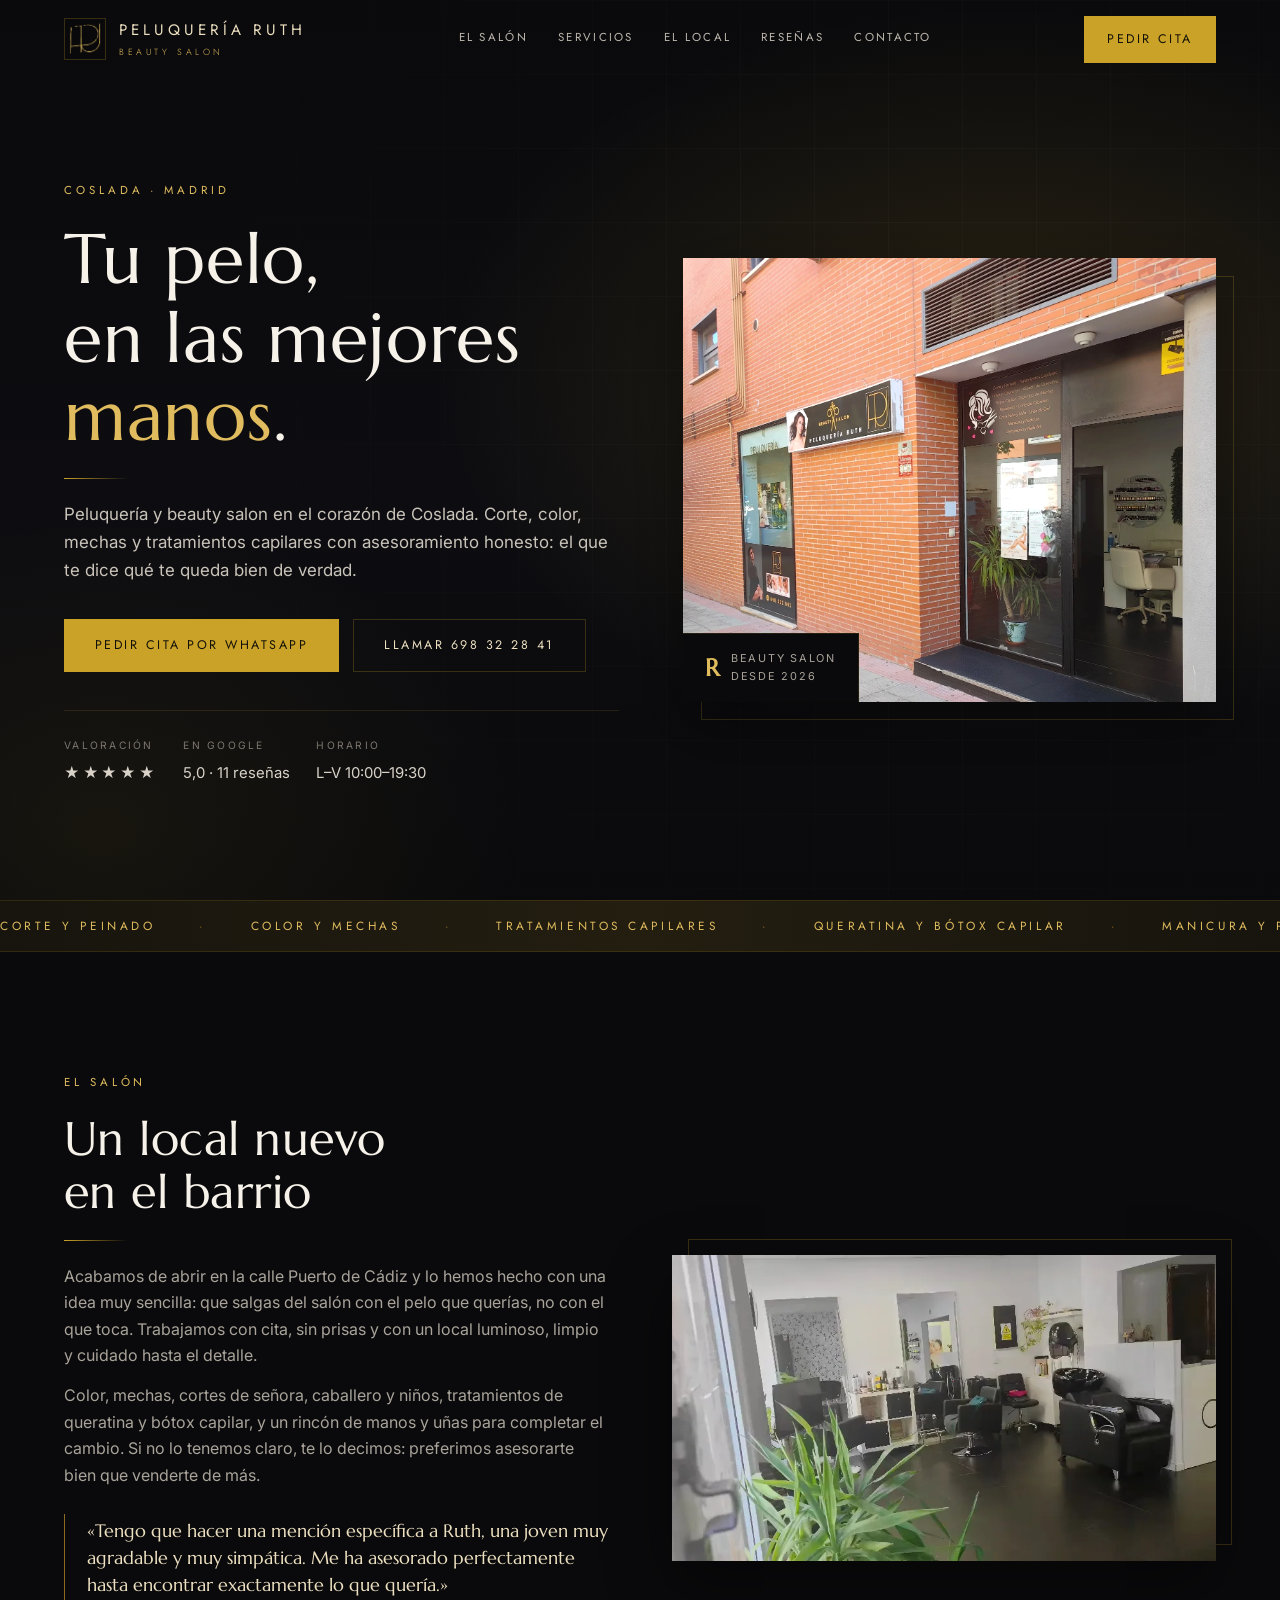
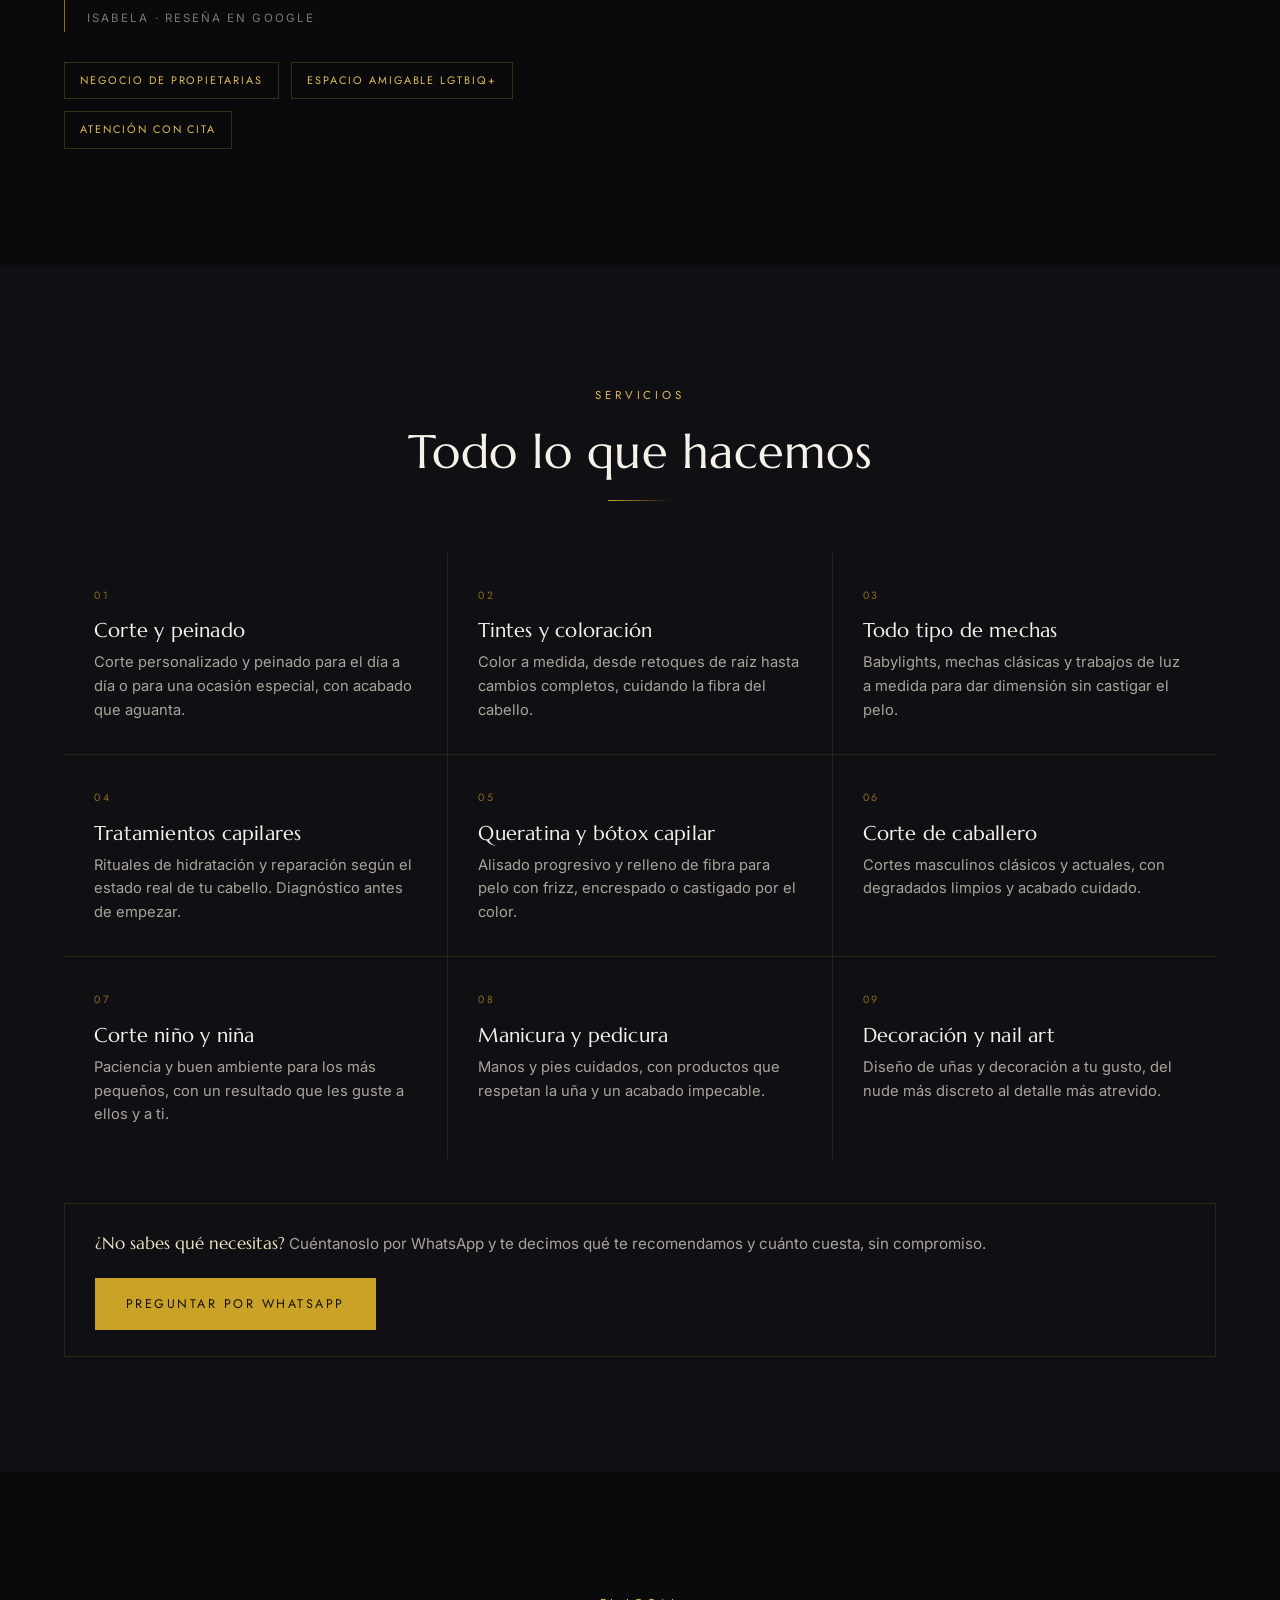
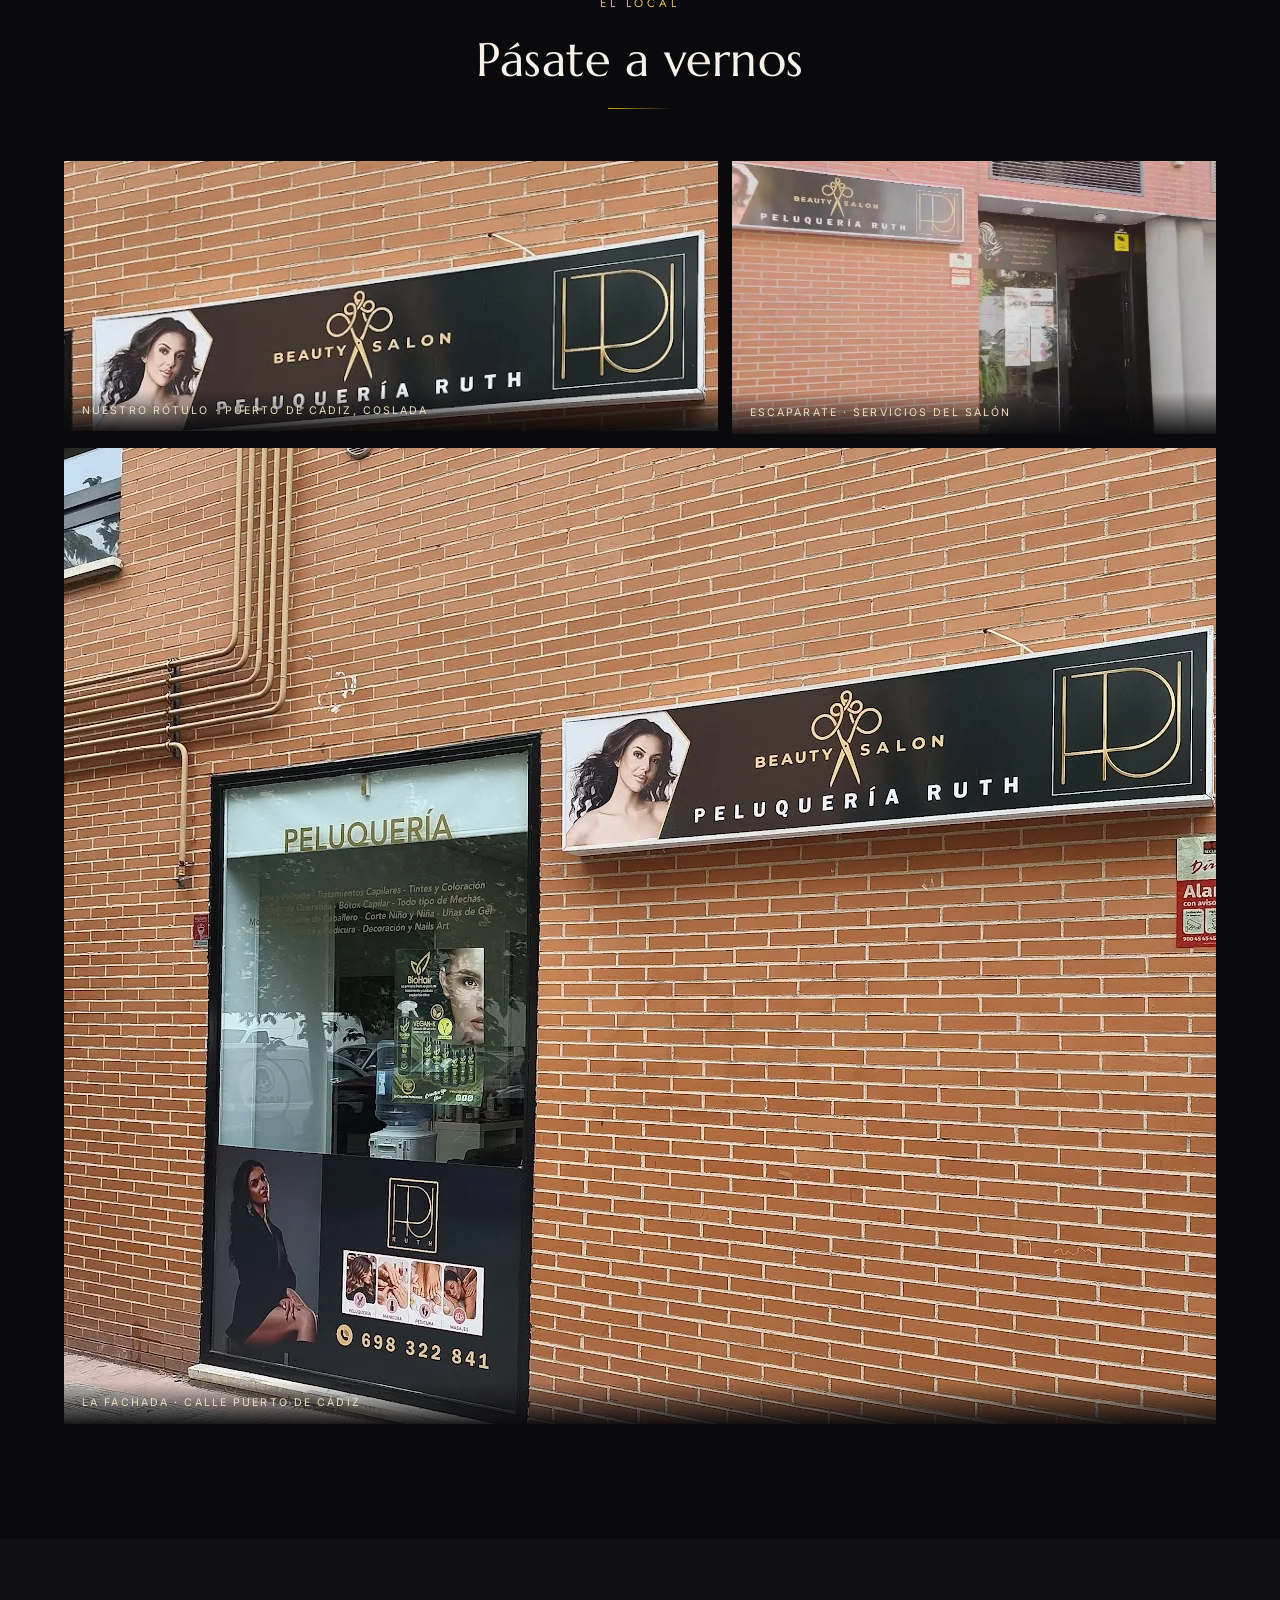
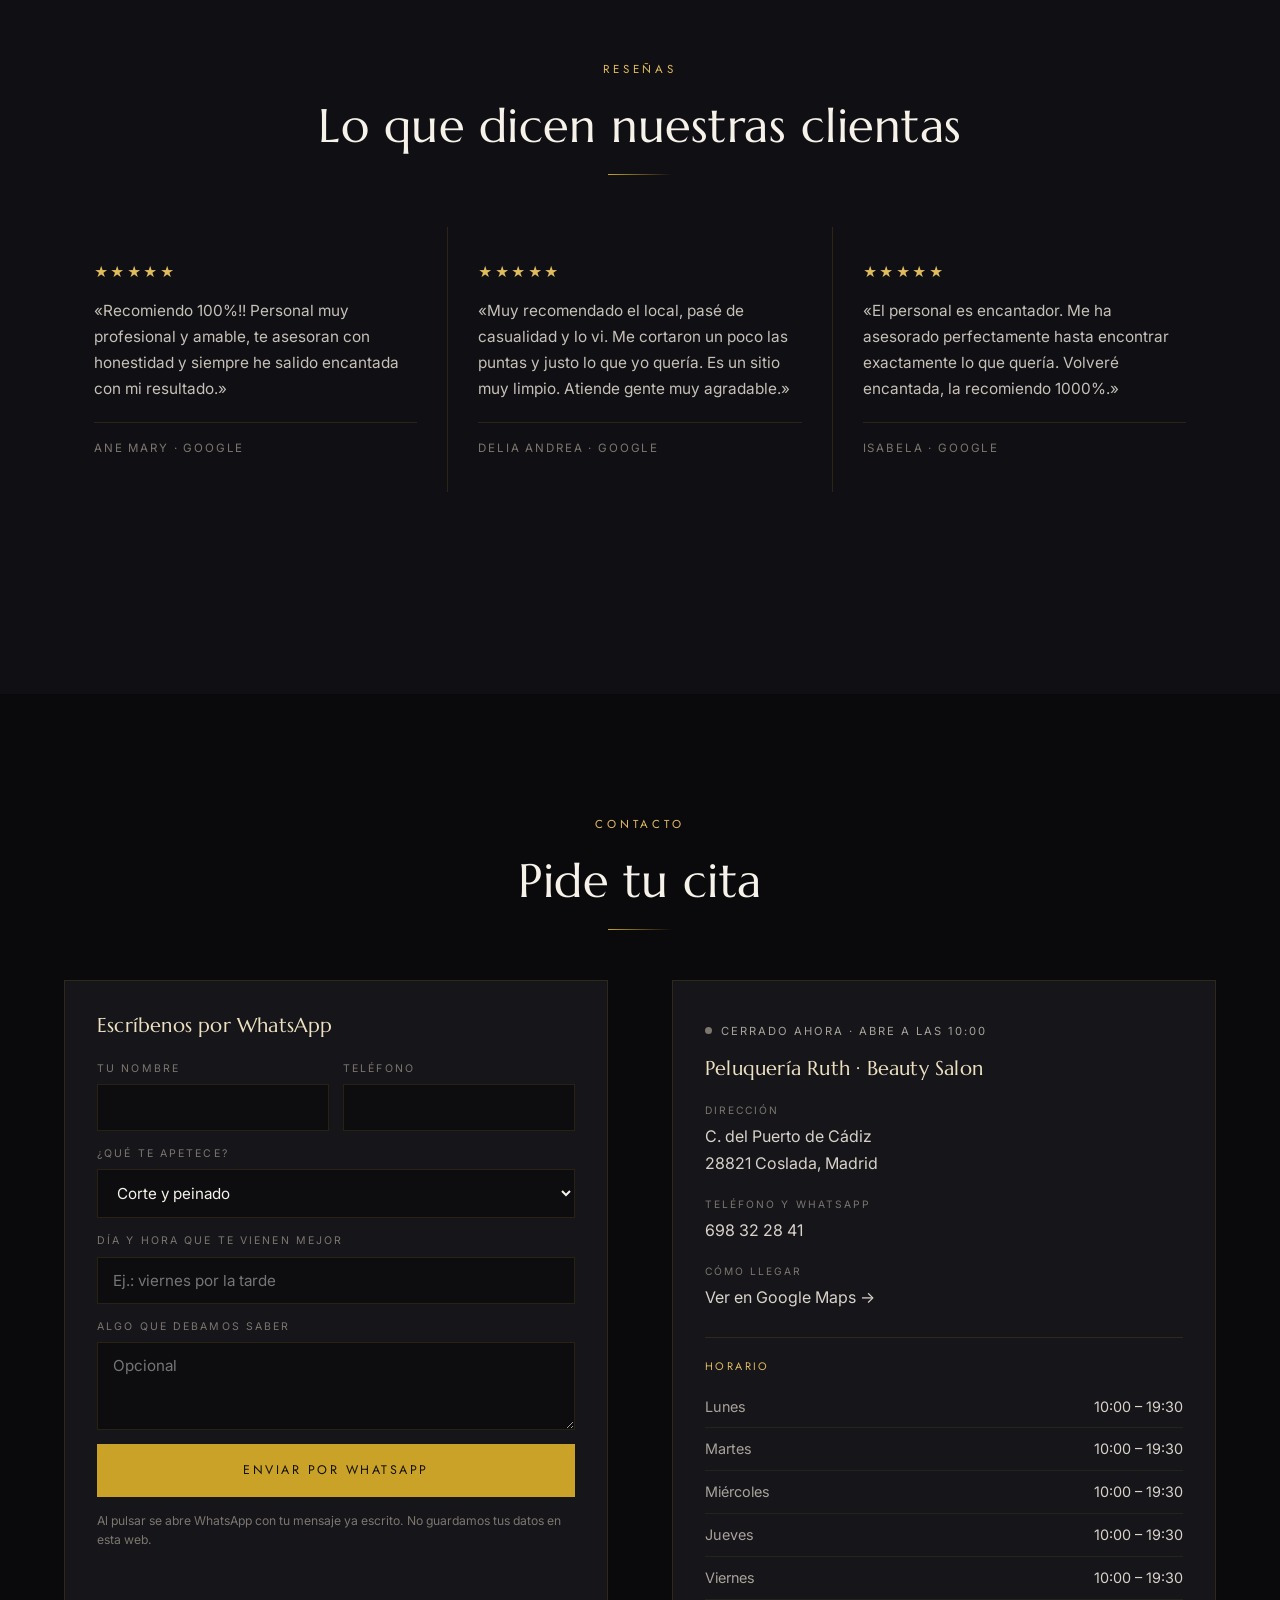
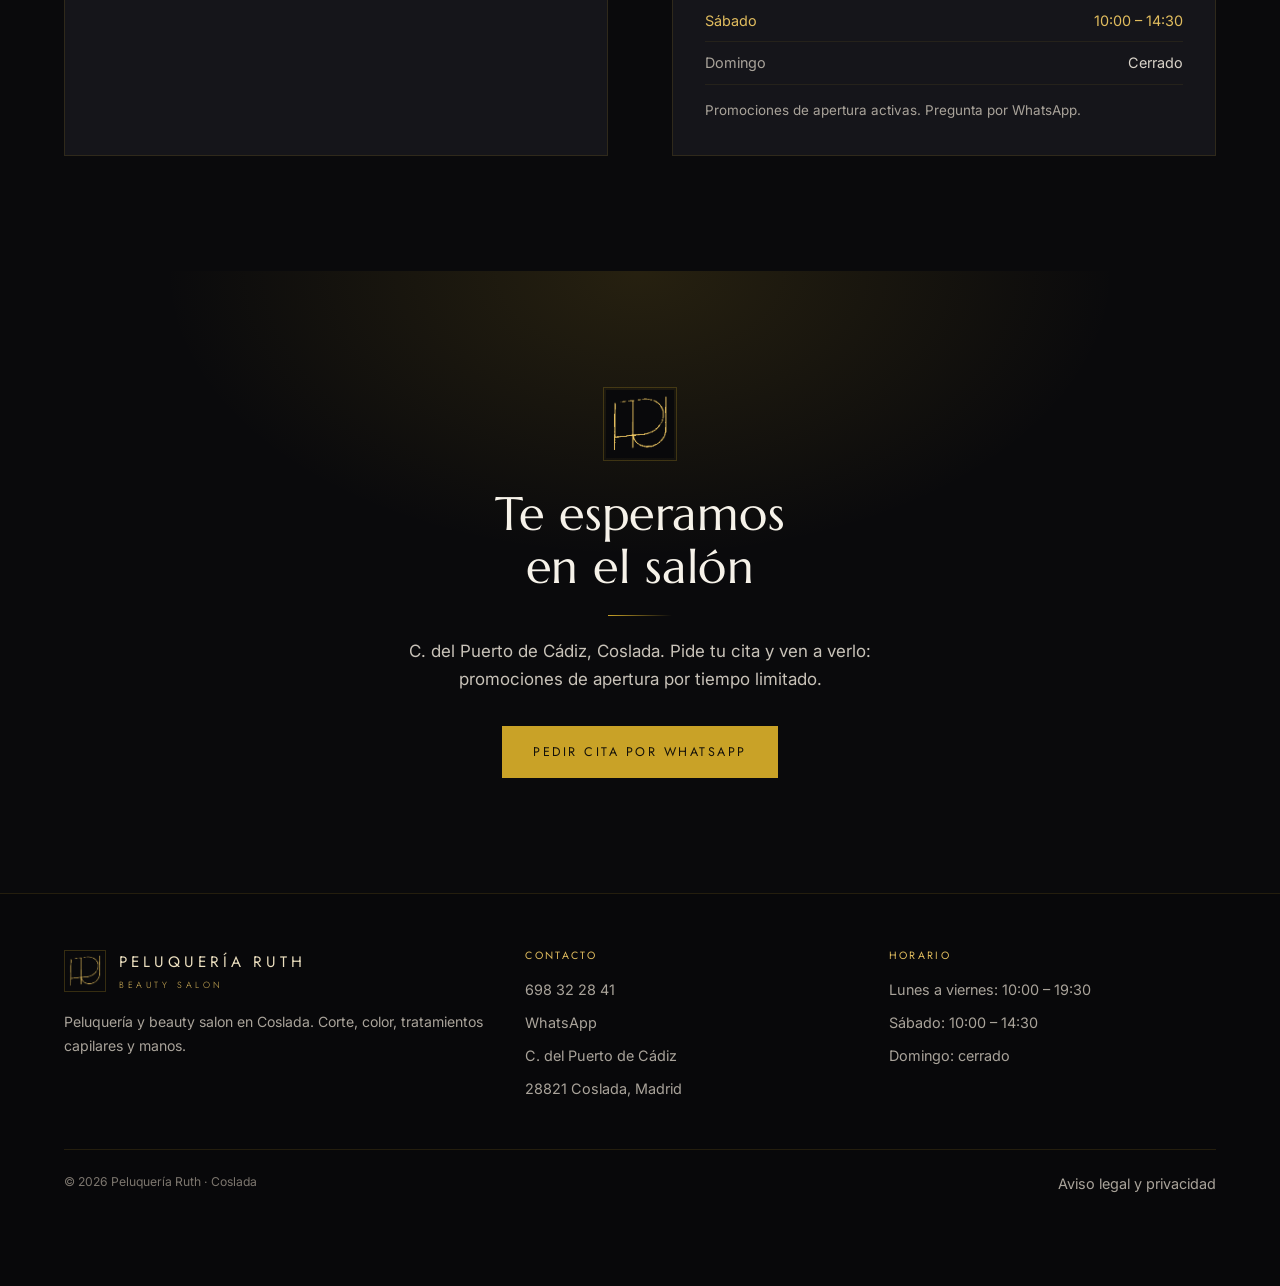
<file: index.html>
<!DOCTYPE html>
<html lang="es">
<head>
<meta charset="utf-8">
<meta name="viewport" content="width=device-width, initial-scale=1">
<title>Peluquería Ruth · Beauty Salon en Coslada</title>
<meta name="description" content="Peluquería Ruth, Beauty Salon en Coslada (C. del Puerto de Cádiz). Corte y peinado, color, mechas, tratamientos capilares, queratina, bótox capilar, manicura y pedicura. Pide tu cita por WhatsApp.">
<meta name="theme-color" content="#0A0A0C">
<meta property="og:type" content="website">
<meta property="og:title" content="Peluquería Ruth · Beauty Salon en Coslada">
<meta property="og:description" content="Corte, color y tratamientos capilares en Coslada. 5,0 en Google. Pide tu cita por WhatsApp.">
<meta property="og:image" content="https://neolabs-clientes.github.io/peluqueria-ruth/og.jpg">
<meta property="og:locale" content="es_ES">
<link rel="icon" href="assets/img/mono.png">
<link rel="preconnect" href="https://fonts.googleapis.com">
<link rel="preconnect" href="https://fonts.gstatic.com" crossorigin>
<link href="https://fonts.googleapis.com/css2?family=Marcellus&family=Jost:wght@300;400&family=Inter:wght@300;400;500&display=swap" rel="stylesheet">
<link rel="stylesheet" href="assets/estilo.css">
<script type="application/ld+json">
{
  "@context":"https://schema.org",
  "@type":"HairSalon",
  "name":"Peluquería Ruth",
  "description":"Beauty salon en Coslada: corte y peinado, color y mechas, tratamientos capilares, queratina, bótox capilar, manicura y pedicura.",
  "image":"https://neolabs-clientes.github.io/peluqueria-ruth/assets/img/hero.webp",
  "telephone":"+34698322841",
  "address":{"@type":"PostalAddress","streetAddress":"C. del Puerto de Cádiz","postalCode":"28821","addressLocality":"Coslada","addressRegion":"Madrid","addressCountry":"ES"},
  "currenciesAccepted":"EUR",
  "aggregateRating":{"@type":"AggregateRating","ratingValue":"5","reviewCount":"11"},
  "openingHoursSpecification":[
    {"@type":"OpeningHoursSpecification","dayOfWeek":["Monday","Tuesday","Wednesday","Thursday","Friday"],"opens":"10:00","closes":"19:30"},
    {"@type":"OpeningHoursSpecification","dayOfWeek":"Saturday","opens":"10:00","closes":"14:30"}
  ]
}
</script>
</head>
<body>

<header id="cab">
  <div class="wrap nav">
    <a class="marca" href="#hero" aria-label="Peluquería Ruth, inicio">
      <span class="sello"><img src="assets/img/mono.png" alt="Monograma Peluquería Ruth"></span>
      <span>
        <b>Peluquería Ruth</b>
        <i>Beauty Salon</i>
      </span>
    </a>
    <nav class="menu">
      <a href="#salon">El salón</a>
      <a href="#servicios">Servicios</a>
      <a href="#galeria">El local</a>
      <a href="#resenas">Reseñas</a>
      <a href="#contacto">Contacto</a>
    </nav>
    <a class="btn btn-oro" href="https://wa.me/34698322841?text=Hola%2C%20quiero%20pedir%20cita%20en%20Peluquer%C3%ADa%20Ruth" target="_blank" rel="noopener">Pedir cita</a>
  </div>
</header>

<main>

  <!-- ============ HERO ============ -->
  <section id="hero">
    <div class="wrap hero-grid">
      <div>
        <span class="eyebrow">Coslada · Madrid</span>
        <h1>Tu pelo,<br>en las mejores<br><span class="oro">manos</span>.</h1>
        <div class="filo"></div>
        <p class="lead">Peluquería y beauty salon en el corazón de Coslada. Corte, color, mechas y tratamientos capilares con asesoramiento honesto: el que te dice qué te queda bien de verdad.</p>

        <div class="hero-cta">
          <a class="btn btn-oro" href="https://wa.me/34698322841?text=Hola%2C%20quiero%20pedir%20cita%20en%20Peluquer%C3%ADa%20Ruth" target="_blank" rel="noopener">Pedir cita por WhatsApp</a>
          <a class="btn btn-linea" href="tel:+34698322841">Llamar 698 32 28 41</a>
        </div>

        <div class="hero-datos">
          <div><span>Valoración</span><b class="estrellas">★★★★★</b></div>
          <div><span>En Google</span><b>5,0 · 11 reseñas</b></div>
          <div><span>Horario</span><b>L–V 10:00–19:30</b></div>
        </div>
      </div>

      <figure class="hero-foto">
        <span class="marco"></span>
        <img src="assets/img/hero.webp" alt="Fachada completa de Peluquería Ruth en la calle Puerto de Cádiz, Coslada" width="1520" height="1267" fetchpriority="high">
        <figcaption class="pico">
          <b>R</b>
          <span>Beauty Salon<br>desde 2026</span>
        </figcaption>
      </figure>
    </div>
  </section>

  <!-- ============ MARQUESINA ============ -->
  <div class="marquesina" aria-hidden="true">
    <div class="cinta">
      <span>Corte y peinado</span><span>Color y mechas</span><span>Tratamientos capilares</span><span>Queratina y bótox capilar</span><span>Manicura y pedicura</span><span>Promociones de apertura</span>
      <span>Corte y peinado</span><span>Color y mechas</span><span>Tratamientos capilares</span><span>Queratina y bótox capilar</span><span>Manicura y pedicura</span><span>Promociones de apertura</span>
    </div>
  </div>

  <!-- ============ EL SALÓN ============ -->
  <section id="salon" class="sec">
    <div class="wrap dos">
      <div class="rev">
        <span class="eyebrow">El salón</span>
        <h2>Un local nuevo<br>en el barrio</h2>
        <div class="filo"></div>
        <p>Acabamos de abrir en la calle Puerto de Cádiz y lo hemos hecho con una idea muy sencilla: que salgas del salón con el pelo que querías, no con el que toca. Trabajamos con cita, sin prisas y con un local luminoso, limpio y cuidado hasta el detalle.</p>
        <p style="margin-top:14px">Color, mechas, cortes de señora, caballero y niños, tratamientos de queratina y bótox capilar, y un rincón de manos y uñas para completar el cambio. Si no lo tenemos claro, te lo decimos: preferimos asesorarte bien que venderte de más.</p>

        <blockquote class="cita">
          «Tengo que hacer una mención específica a Ruth, una joven muy agradable y muy simpática. Me ha asesorado perfectamente hasta encontrar exactamente lo que quería.»
          <small>Isabela · reseña en Google</small>
        </blockquote>

        <div class="sellos">
          <span class="sello-tag">Negocio de propietarias</span>
          <span class="sello-tag">Espacio amigable LGTBIQ+</span>
          <span class="sello-tag">Atención con cita</span>
        </div>
      </div>

      <figure class="foto rev">
        <span class="borde"></span>
        <img src="assets/img/interior.webp" alt="Interior del salón de Peluquería Ruth en Coslada" width="848" height="478" loading="lazy">
      </figure>
    </div>
  </section>

  <!-- ============ SERVICIOS ============ -->
  <section id="servicios" class="sec">
    <div class="wrap">
      <div class="centro rev">
        <span class="eyebrow">Servicios</span>
        <h2>Todo lo que hacemos</h2>
        <div class="filo c"></div>
      </div>

      <div class="rejilla rev">
        <article class="tarjeta">
          <span class="num">01</span>
          <h3>Corte y peinado</h3>
          <p>Corte personalizado y peinado para el día a día o para una ocasión especial, con acabado que aguanta.</p>
        </article>
        <article class="tarjeta">
          <span class="num">02</span>
          <h3>Tintes y coloración</h3>
          <p>Color a medida, desde retoques de raíz hasta cambios completos, cuidando la fibra del cabello.</p>
        </article>
        <article class="tarjeta">
          <span class="num">03</span>
          <h3>Todo tipo de mechas</h3>
          <p>Babylights, mechas clásicas y trabajos de luz a medida para dar dimensión sin castigar el pelo.</p>
        </article>
        <article class="tarjeta">
          <span class="num">04</span>
          <h3>Tratamientos capilares</h3>
          <p>Rituales de hidratación y reparación según el estado real de tu cabello. Diagnóstico antes de empezar.</p>
        </article>
        <article class="tarjeta">
          <span class="num">05</span>
          <h3>Queratina y bótox capilar</h3>
          <p>Alisado progresivo y relleno de fibra para pelo con frizz, encrespado o castigado por el color.</p>
        </article>
        <article class="tarjeta">
          <span class="num">06</span>
          <h3>Corte de caballero</h3>
          <p>Cortes masculinos clásicos y actuales, con degradados limpios y acabado cuidado.</p>
        </article>
        <article class="tarjeta">
          <span class="num">07</span>
          <h3>Corte niño y niña</h3>
          <p>Paciencia y buen ambiente para los más pequeños, con un resultado que les guste a ellos y a ti.</p>
        </article>
        <article class="tarjeta">
          <span class="num">08</span>
          <h3>Manicura y pedicura</h3>
          <p>Manos y pies cuidados, con productos que respetan la uña y un acabado impecable.</p>
        </article>
        <article class="tarjeta">
          <span class="num">09</span>
          <h3>Decoración y nail art</h3>
          <p>Diseño de uñas y decoración a tu gusto, del nude más discreto al detalle más atrevido.</p>
        </article>
      </div>

      <div class="nota-serv rev">
        <p><span class="hl">¿No sabes qué necesitas?</span> Cuéntanoslo por WhatsApp y te decimos qué te recomendamos y cuánto cuesta, sin compromiso.</p>
        <a class="btn btn-oro" href="https://wa.me/34698322841?text=Hola%2C%20quiero%20informaci%C3%B3n%20sobre%20un%20servicio" target="_blank" rel="noopener">Preguntar por WhatsApp</a>
      </div>
    </div>
  </section>

  <!-- ============ GALERÍA ============ -->
  <section id="galeria" class="sec">
    <div class="wrap">
      <div class="centro rev">
        <span class="eyebrow">El local</span>
        <h2>Pásate a vernos</h2>
        <div class="filo c"></div>
      </div>

      <div class="gal rev">
        <figure class="una rot">
          <img src="assets/img/rotulo.webp" alt="Rótulo de Peluquería Ruth con el monograma dorado" width="696" height="288" loading="lazy">
          <figcaption>Nuestro rótulo · Puerto de Cádiz, Coslada</figcaption>
        </figure>
        <figure class="una esc">
          <img src="assets/img/rotulo-detalle.webp" alt="Detalle del escaparate de Peluquería Ruth" width="848" height="478" loading="lazy">
          <figcaption>Escaparate · servicios del salón</figcaption>
        </figure>
        <figure class="dos2 ancho">
          <img src="assets/img/fachada.webp" alt="Fachada de Peluquería Ruth vista desde la calle" width="1152" height="976" loading="lazy">
          <figcaption>La fachada · calle Puerto de Cádiz</figcaption>
        </figure>
      </div>
    </div>
  </section>

  <!-- ============ RESEÑAS ============ -->
  <section id="resenas" class="sec">
    <div class="wrap">
      <div class="centro rev">
        <span class="eyebrow">Reseñas</span>
        <h2>Lo que dicen nuestras clientas</h2>
        <div class="filo c"></div>
      </div>

      <div class="res rev">
        <article>
          <div class="estrellas">★★★★★</div>
          <p>«Recomiendo 100%!! Personal muy profesional y amable, te asesoran con honestidad y siempre he salido encantada con mi resultado.»</p>
          <footer>Ane Mary · Google</footer>
        </article>
        <article>
          <div class="estrellas">★★★★★</div>
          <p>«Muy recomendado el local, pasé de casualidad y lo vi. Me cortaron un poco las puntas y justo lo que yo quería. Es un sitio muy limpio. Atiende gente muy agradable.»</p>
          <footer>Delia Andrea · Google</footer>
        </article>
        <article>
          <div class="estrellas">★★★★★</div>
          <p>«El personal es encantador. Me ha asesorado perfectamente hasta encontrar exactamente lo que quería. Volveré encantada, la recomiendo 1000%.»</p>
          <footer>Isabela · Google</footer>
        </article>
      </div>

      <div class="punt rev">
        <b>5,0</b><span>11 reseñas verificadas en Google Maps<br>Coslada, Madrid</span>
      </div>
    </div>
  </section>

  <!-- ============ CONTACTO ============ -->
  <section id="contacto" class="sec">
    <div class="wrap">
      <div class="centro rev">
        <span class="eyebrow">Contacto</span>
        <h2>Pide tu cita</h2>
        <div class="filo c"></div>
      </div>

      <div class="cont">
        <div class="bloque rev">
          <h3>Escríbenos por WhatsApp</h3>
          <form id="form-cita">
            <div class="fila2">
              <div class="campo">
                <label for="f-nombre">Tu nombre</label>
                <input id="f-nombre" name="nombre" type="text" autocomplete="name" required>
              </div>
              <div class="campo">
                <label for="f-tel">Teléfono</label>
                <input id="f-tel" name="tel" type="tel" autocomplete="tel" inputmode="tel" required>
              </div>
            </div>
            <div class="campo">
              <label for="f-serv">¿Qué te apetece?</label>
              <select id="f-serv" name="servicio">
                <option>Corte y peinado</option>
                <option>Tintes y coloración</option>
                <option>Todo tipo de mechas</option>
                <option>Tratamientos capilares</option>
                <option>Queratina y bótox capilar</option>
                <option>Corte de caballero</option>
                <option>Corte niño y niña</option>
                <option>Manicura y pedicura</option>
                <option>Decoración y nail art</option>
                <option>Otro / no lo tengo claro</option>
              </select>
            </div>
            <div class="campo">
              <label for="f-dia">Día y hora que te vienen mejor</label>
              <input id="f-dia" name="dia" type="text" placeholder="Ej.: viernes por la tarde">
            </div>
            <div class="campo">
              <label for="f-msg">Algo que debamos saber</label>
              <textarea id="f-msg" name="mensaje" placeholder="Opcional"></textarea>
            </div>
            <button class="btn btn-oro" type="submit">Enviar por WhatsApp</button>
            <p class="aviso-form">Al pulsar se abre WhatsApp con tu mensaje ya escrito. No guardamos tus datos en esta web.</p>
          </form>
        </div>

        <div class="bloque rev">
          <span class="estado" id="estado"><i></i> <span id="estado-txt">Consultando horario</span></span>
          <h3>Peluquería Ruth · Beauty Salon</h3>
          <ul class="datos-lista">
            <li>
              <span>Dirección</span>
              <b>C. del Puerto de Cádiz<br>28821 Coslada, Madrid</b>
            </li>
            <li>
              <span>Teléfono y WhatsApp</span>
              <a href="tel:+34698322841">698 32 28 41</a>
            </li>
            <li>
              <span>Cómo llegar</span>
              <a href="https://www.google.com/maps/search/?api=1&query=Peluquer%C3%ADa+Ruth+Coslada" target="_blank" rel="noopener">Ver en Google Maps &#8594;</a>
            </li>
          </ul>

          <div class="horario">
            <h4>Horario</h4>
            <table>
              <tr data-dia="1"><td>Lunes</td><td>10:00 – 19:30</td></tr>
              <tr data-dia="2"><td>Martes</td><td>10:00 – 19:30</td></tr>
              <tr data-dia="3"><td>Miércoles</td><td>10:00 – 19:30</td></tr>
              <tr data-dia="4"><td>Jueves</td><td>10:00 – 19:30</td></tr>
              <tr data-dia="5"><td>Viernes</td><td>10:00 – 19:30</td></tr>
              <tr data-dia="6"><td>Sábado</td><td>10:00 – 14:30</td></tr>
              <tr data-dia="0"><td>Domingo</td><td>Cerrado</td></tr>
            </table>
            <p style="margin-top:14px; font-size:.84rem">Promociones de apertura activas. Pregunta por WhatsApp.</p>
          </div>
        </div>
      </div>
    </div>
  </section>

  <!-- ============ CIERRE ============ -->
  <section id="cierre" class="sec">
    <div class="wrap interior rev">
      <span class="sello-g"><img src="assets/img/mono.png" alt="Monograma Peluquería Ruth"></span>
      <h2>Te esperamos<br>en el salón</h2>
      <div class="filo c"></div>
      <p class="lead" style="max-width:560px; margin:0 auto 32px">C. del Puerto de Cádiz, Coslada. Pide tu cita y ven a verlo: promociones de apertura por tiempo limitado.</p>
      <a class="btn btn-oro" href="https://wa.me/34698322841?text=Hola%2C%20quiero%20pedir%20cita%20en%20Peluquer%C3%ADa%20Ruth" target="_blank" rel="noopener">Pedir cita por WhatsApp</a>
    </div>
  </section>

</main>

<footer class="pie">
  <div class="wrap pie-grid">
    <div>
      <a class="marca" href="#hero">
        <span class="sello"><img src="assets/img/mono.png" alt="Monograma Peluquería Ruth"></span>
        <span><b>Peluquería Ruth</b><i>Beauty Salon</i></span>
      </a>
      <p style="margin-top:18px; font-size:.88rem">Peluquería y beauty salon en Coslada. Corte, color, tratamientos capilares y manos.</p>
    </div>
    <div>
      <h4>Contacto</h4>
      <ul>
        <li><a href="tel:+34698322841">698 32 28 41</a></li>
        <li><a href="https://wa.me/34698322841" target="_blank" rel="noopener">WhatsApp</a></li>
        <li>C. del Puerto de Cádiz</li>
        <li>28821 Coslada, Madrid</li>
      </ul>
    </div>
    <div>
      <h4>Horario</h4>
      <ul>
        <li>Lunes a viernes: 10:00 – 19:30</li>
        <li>Sábado: 10:00 – 14:30</li>
        <li>Domingo: cerrado</li>
      </ul>
    </div>
  </div>
  <div class="wrap pie-abajo">
    <span>© <span id="ano">2026</span> Peluquería Ruth · Coslada</span>
    <span><a href="aviso-legal.html">Aviso legal y privacidad</a></span>
  </div>
</footer>

<nav class="barra-movil">
  <a href="https://wa.me/34698322841?text=Hola%2C%20quiero%20pedir%20cita%20en%20Peluquer%C3%ADa%20Ruth" target="_blank" rel="noopener">WhatsApp</a>
  <a href="tel:+34698322841">Llamar</a>
</nav>

<script>
(function(){
  'use strict';

  /* año */
  var ano = document.getElementById('ano');
  if (ano) ano.textContent = new Date().getFullYear();

  /* cabecera fija */
  var cab = document.getElementById('cab');
  function scrollCab(){ cab.classList.toggle('fijo', window.scrollY > 40); }
  scrollCab();
  window.addEventListener('scroll', scrollCab, {passive:true});

  /* aparición de bloques */
  var bloques = document.querySelectorAll('.rev');
  if ('IntersectionObserver' in window){
    var io = new IntersectionObserver(function(entradas){
      entradas.forEach(function(e){
        if (e.isIntersecting){ e.target.classList.add('visto'); io.unobserve(e.target); }
      });
    }, {threshold:.12, rootMargin:'0px 0px -60px 0px'});
    bloques.forEach(function(b, i){ b.style.transitionDelay = (i % 3) * 90 + 'ms'; io.observe(b); });
  } else {
    bloques.forEach(function(b){ b.classList.add('visto'); });
  }

  /* horario real: L-V 10:00-19:30 · Sáb 10:00-14:30 · Dom cerrado */
  var HORAS = {
    0:null,
    1:['10:00','19:30'], 2:['10:00','19:30'], 3:['10:00','19:30'],
    4:['10:00','19:30'], 5:['10:00','19:30'], 6:['10:00','14:30']
  };
  var ahora = new Date();
  var dia = ahora.getDay();
  var fila = document.querySelector('.horario tr[data-dia="' + dia + '"]');
  if (fila) fila.classList.add('hoy');

  var estado = document.getElementById('estado');
  var estadoTxt = document.getElementById('estado-txt');
  function minutos(hhmm){ var p = hhmm.split(':'); return (+p[0]) * 60 + (+p[1]); }
  function aTexto(m){ var h = Math.floor(m/60), mm = m%60; return h + ':' + (mm < 10 ? '0' + mm : mm); }
  var hoy = HORAS[dia];
  var actual = ahora.getHours() * 60 + ahora.getMinutes();
  if (!hoy){
    estadoTxt.textContent = 'Hoy cerrado · abre el lunes a las 10:00';
  } else if (actual < minutos(hoy[0])){
    estadoTxt.textContent = 'Cerrado ahora · abre a las ' + hoy[0];
  } else if (actual >= minutos(hoy[1])){
    estadoTxt.textContent = 'Cerrado ahora · hemos cerrado a las ' + hoy[1];
  } else {
    estado.classList.add('abierto');
    estadoTxt.textContent = 'Abierto ahora · hasta las ' + hoy[1];
  }

  /* formulario -> WhatsApp */
  var form = document.getElementById('form-cita');
  if (form){
    form.addEventListener('submit', function(ev){
      ev.preventDefault();
      var v = function(id){ var el = document.getElementById(id); return el ? el.value.trim() : ''; };
      var nombre = v('f-nombre'), tel = v('f-tel'), serv = v('f-serv'), dia2 = v('f-dia'), msg = v('f-msg');
      if (!nombre || !tel){
        alert('Necesitamos tu nombre y un teléfono para poder contestarte.');
        return;
      }
      var texto = 'Hola, quiero pedir cita en Peluquería Ruth.\n\n'
        + 'Nombre: ' + nombre + '\n'
        + 'Teléfono: ' + tel + '\n'
        + 'Servicio: ' + serv
        + (dia2 ? '\nPreferencia: ' + dia2 : '')
        + (msg ? '\nNota: ' + msg : '');
      window.open('https://wa.me/34698322841?text=' + encodeURIComponent(texto), '_blank');
    });
  }
})();
</script>
</body>
</html>
</file>
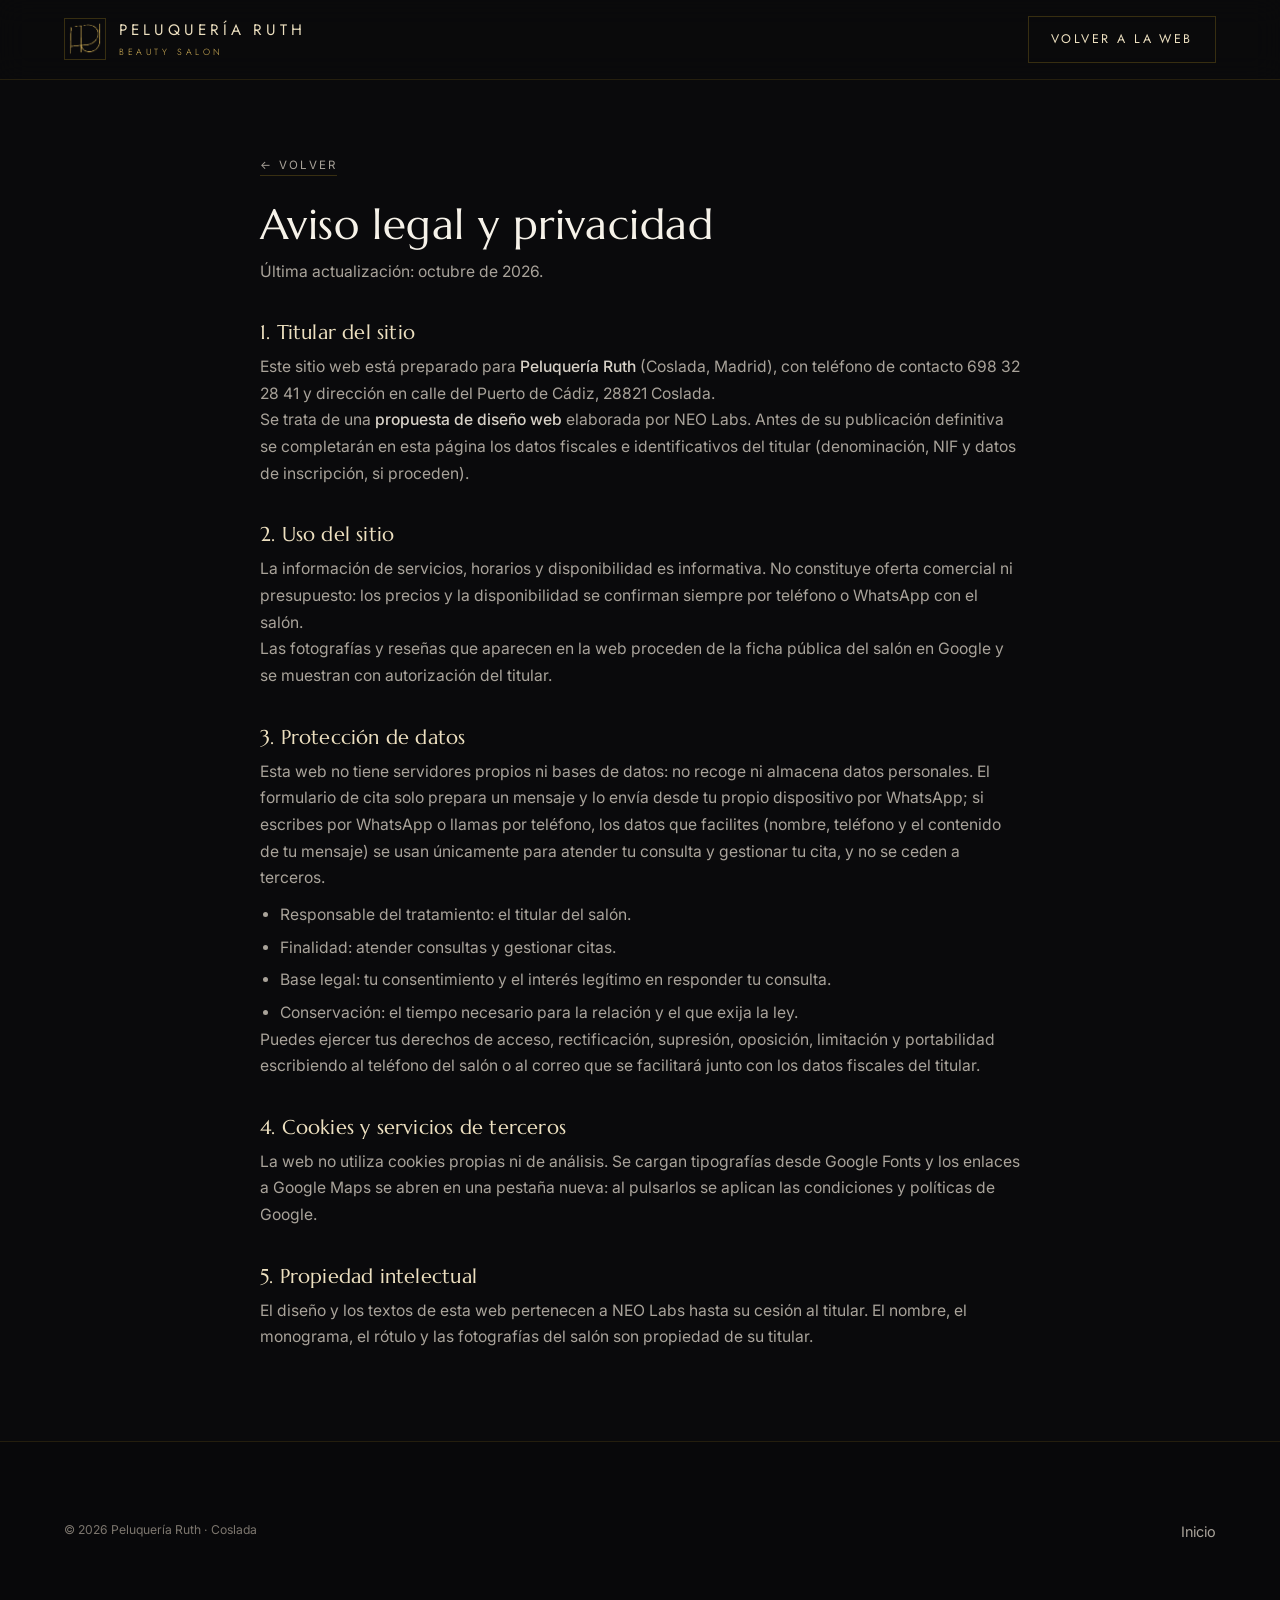
<file: aviso-legal.html>
<!DOCTYPE html>
<html lang="es">
<head>
<meta charset="utf-8">
<meta name="viewport" content="width=device-width, initial-scale=1">
<title>Aviso legal y privacidad — Peluquería Ruth</title>
<meta name="robots" content="noindex, follow">
<link rel="icon" href="assets/img/mono.png">
<link rel="preconnect" href="https://fonts.googleapis.com">
<link rel="preconnect" href="https://fonts.gstatic.com" crossorigin>
<link href="https://fonts.googleapis.com/css2?family=Marcellus&family=Jost:wght@300;400&family=Inter:wght@300;400;500&display=swap" rel="stylesheet">
<link rel="stylesheet" href="assets/estilo.css">
<style>
  .legal{ max-width:760px; margin:0 auto; padding:150px 0 90px }
  .legal h1{ font-size:clamp(1.9rem,3.4vw,2.6rem); margin-bottom:10px }
  .legal h2{ font-size:1.28rem; margin:36px 0 10px; color:var(--champan) }
  .legal p, .legal li{ font-size:.98rem; line-height:1.7; color:var(--gris) }
  .legal ul{ padding-left:20px; display:grid; gap:6px; margin-top:10px }
  .legal strong{ color:#D8D2C8; font-weight:500 }
  .legal a{ color:var(--oro2); border-bottom:1px solid var(--linea) }
  .legal .volver{ display:inline-block; margin-bottom:26px; font-size:.72rem; letter-spacing:.2em; text-transform:uppercase; color:var(--gris) }
</style>
</head>
<body>

<header id="cab" class="fijo">
  <div class="wrap nav">
    <a class="marca" href="index.html">
      <span class="sello"><img src="assets/img/mono.png" alt="Monograma Peluquería Ruth"></span>
      <span><b>Peluquería Ruth</b><i>Beauty Salon</i></span>
    </a>
    <a class="btn btn-linea" href="index.html">Volver a la web</a>
  </div>
</header>

<main class="wrap legal">
  <a class="volver" href="index.html">&#8592; Volver</a>
  <h1>Aviso legal y privacidad</h1>
  <p>Última actualización: octubre de 2026.</p>

  <h2>1. Titular del sitio</h2>
  <p>Este sitio web está preparado para <strong>Peluquería Ruth</strong> (Coslada, Madrid), con teléfono de contacto 698 32 28 41 y dirección en calle del Puerto de Cádiz, 28821 Coslada.</p>
  <p>Se trata de una <strong>propuesta de diseño web</strong> elaborada por NEO Labs. Antes de su publicación definitiva se completarán en esta página los datos fiscales e identificativos del titular (denominación, NIF y datos de inscripción, si proceden).</p>

  <h2>2. Uso del sitio</h2>
  <p>La información de servicios, horarios y disponibilidad es informativa. No constituye oferta comercial ni presupuesto: los precios y la disponibilidad se confirman siempre por teléfono o WhatsApp con el salón.</p>
  <p>Las fotografías y reseñas que aparecen en la web proceden de la ficha pública del salón en Google y se muestran con autorización del titular.</p>

  <h2>3. Protección de datos</h2>
  <p>Esta web no tiene servidores propios ni bases de datos: no recoge ni almacena datos personales. El formulario de cita solo prepara un mensaje y lo envía desde tu propio dispositivo por WhatsApp; si escribes por WhatsApp o llamas por teléfono, los datos que facilites (nombre, teléfono y el contenido de tu mensaje) se usan únicamente para atender tu consulta y gestionar tu cita, y no se ceden a terceros.</p>
  <ul>
    <li>Responsable del tratamiento: el titular del salón.</li>
    <li>Finalidad: atender consultas y gestionar citas.</li>
    <li>Base legal: tu consentimiento y el interés legítimo en responder tu consulta.</li>
    <li>Conservación: el tiempo necesario para la relación y el que exija la ley.</li>
  </ul>
  <p>Puedes ejercer tus derechos de acceso, rectificación, supresión, oposición, limitación y portabilidad escribiendo al teléfono del salón o al correo que se facilitará junto con los datos fiscales del titular.</p>

  <h2>4. Cookies y servicios de terceros</h2>
  <p>La web no utiliza cookies propias ni de análisis. Se cargan tipografías desde Google Fonts y los enlaces a Google Maps se abren en una pestaña nueva: al pulsarlos se aplican las condiciones y políticas de Google.</p>

  <h2>5. Propiedad intelectual</h2>
  <p>El diseño y los textos de esta web pertenecen a NEO Labs hasta su cesión al titular. El nombre, el monograma, el rótulo y las fotografías del salón son propiedad de su titular.</p>
</main>

<footer class="pie">
  <div class="wrap pie-abajo" style="border-top:0; margin-top:0">
    <span>© <span id="ano">2026</span> Peluquería Ruth · Coslada</span>
    <span><a href="index.html">Inicio</a></span>
  </div>
</footer>
<script>document.getElementById('ano').textContent = new Date().getFullYear();</script>
</body>
</html>
</file>
<file: assets/estilo.css>
/* =========================================================
   Peluquería Ruth · Coslada — Beauty Salon
   Paleta tomada del rótulo real del local: negro + oro
   ========================================================= */
:root{
  --negro:#0A0A0C;
  --negro2:#101014;
  --panel:#15151A;
  --panel2:#1B1B22;
  --oro:#C9A227;
  --oro2:#E0BC5E;
  --oro3:#8C6B1F;
  --champan:#EDE0C0;
  --crema:#F6F2E9;
  --gris:#A9A39A;
  --gris2:#7C766E;
  --linea:rgba(201,162,39,.24);
  --linea-s:rgba(201,162,39,.14);
  --disp:'Marcellus', Georgia, 'Times New Roman', serif;
  --brand:'Jost', 'Inter', system-ui, sans-serif;
  --body:'Inter', system-ui, -apple-system, sans-serif;
  --sombra:0 24px 60px rgba(0,0,0,.45);
}
*{ box-sizing:border-box; margin:0; padding:0 }
html{ scroll-behavior:smooth }
body{
  font-family:var(--body);
  background:var(--negro);
  color:var(--crema);
  -webkit-font-smoothing:antialiased;
  overflow-x:hidden;
  line-height:1.65;
}
/* height:auto anula la pista de presentación del atributo height del HTML,
   que si no fija la altura de la foto y la recorta (object-fit) */
img{ max-width:100%; height:auto; display:block }
a{ text-decoration:none; color:inherit }
button{ font:inherit }

.wrap{ width:min(1180px, 90vw); margin:0 auto }
.sec{ padding:clamp(74px,9vw,130px) 0; position:relative }
.centro{ text-align:center }

/* ---------- tipografía ---------- */
h1,h2,h3,h4{ font-family:var(--disp); font-weight:400; line-height:1.12; letter-spacing:.01em }
h1{ font-size:clamp(2.5rem,5.6vw,4.4rem) }
h2{ font-size:clamp(2rem,3.7vw,3.05rem) }
h3{ font-size:1.24rem }
p{ color:var(--gris) }
.eyebrow{
  display:inline-block; font-family:var(--brand); font-weight:400;
  font-size:.72rem; letter-spacing:.34em; text-transform:uppercase;
  color:var(--oro2); margin-bottom:20px;
}
.oro{ color:var(--oro2) }
.lead{ font-size:1.06rem; color:#C9C3B9 }
.hl{ font-family:var(--disp); color:var(--champan); font-size:1.06rem }

/* filigrana */
.filo{ width:64px; height:1px; background:linear-gradient(90deg,var(--oro),transparent); margin:22px 0 }
.filo.c{ margin-left:auto; margin-right:auto }

/* ---------- botones ---------- */
.btn{
  display:inline-flex; align-items:center; gap:10px; justify-content:center;
  font-family:var(--brand); font-size:.78rem; letter-spacing:.2em; text-transform:uppercase;
  padding:15px 30px; border:1px solid transparent; cursor:pointer;
  transition:all .35s cubic-bezier(.2,.7,.3,1); white-space:nowrap;
}
.btn-oro{ background:var(--oro); color:#14110A; border-color:var(--oro) }
.btn-oro:hover{ background:var(--oro2); border-color:var(--oro2); transform:translateY(-2px) }
.btn-linea{ border-color:var(--linea); color:var(--champan) }
.btn-linea:hover{ background:rgba(201,162,39,.12); border-color:var(--oro) }

/* ---------- cabecera ---------- */
#cab{
  position:fixed; inset:0 0 auto; z-index:120;
  transition:background .4s, backdrop-filter .4s, border-color .4s;
  border-bottom:1px solid transparent;
}
#cab.fijo{
  background:rgba(10,10,12,.9);
  backdrop-filter:blur(14px);
  border-bottom-color:var(--linea-s);
}
.nav{ display:flex; align-items:center; justify-content:space-between; gap:22px; padding:16px 0 }
.marca{ display:flex; align-items:center; gap:13px }
.marca .sello{
  width:42px; height:42px; flex:0 0 42px;
  border:1px solid var(--linea);
  padding:1px;
}
.marca .sello img{ width:100%; height:100%; object-fit:cover }
.marca b{
  display:block; font-family:var(--brand); font-weight:400;
  font-size:.95rem; letter-spacing:.26em; color:var(--champan); text-transform:uppercase;
}
.marca i{
  display:block; font-style:normal; font-family:var(--brand); font-weight:300;
  font-size:.56rem; letter-spacing:.4em; color:var(--oro2); text-transform:uppercase; margin-top:2px;
}
.menu{ display:flex; gap:30px; align-items:center }
.menu a{
  font-family:var(--brand); font-size:.72rem; letter-spacing:.2em; text-transform:uppercase;
  color:#BDB7AE; transition:color .3s; position:relative; padding-bottom:3px;
}
.menu a::after{
  content:''; position:absolute; left:0; bottom:0; height:1px; width:0;
  background:var(--oro); transition:width .35s;
}
.menu a:hover{ color:var(--champan) }
.menu a:hover::after{ width:100% }
.nav .btn{ padding:12px 22px }

/* ---------- hero ---------- */
#hero{
  min-height:100svh; display:flex; align-items:center; padding:130px 0 70px;
  position:relative; overflow:hidden;
}
#hero::before{
  content:''; position:absolute; inset:0;
  background:
    radial-gradient(900px 600px at 78% 42%, rgba(201,162,39,.16), transparent 62%),
    radial-gradient(700px 520px at 8% 92%, rgba(201,162,39,.07), transparent 60%),
    linear-gradient(180deg,#0A0A0C 0%,#0D0D11 55%,#0A0A0C 100%);
}
#hero::after{
  content:''; position:absolute; inset:0; opacity:.05; pointer-events:none;
  background-image:linear-gradient(rgba(255,255,255,.5) 1px, transparent 1px),
                   linear-gradient(90deg, rgba(255,255,255,.5) 1px, transparent 1px);
  background-size:74px 74px;
  mask-image:radial-gradient(circle at 70% 40%, #000 10%, transparent 72%);
  -webkit-mask-image:radial-gradient(circle at 70% 40%, #000 10%, transparent 72%);
}
.hero-grid{
  position:relative; z-index:2; display:grid; grid-template-columns:1.02fr .98fr;
  gap:clamp(32px,5vw,74px); align-items:center;
}
.hero-foto{ position:relative }
.hero-foto .marco{
  position:absolute; inset:18px -18px -18px 18px; border:1px solid var(--linea); z-index:-1;
}
.hero-foto img{
  width:100%; aspect-ratio:1520/1267; object-fit:cover; filter:saturate(.92) contrast(1.04);
  box-shadow:var(--sombra);
}
.hero-foto .pico{
  position:absolute; left:0; bottom:0; background:var(--negro);
  border-top:1px solid var(--linea-s); border-right:1px solid var(--linea-s);
  padding:16px 22px; display:flex; align-items:center; gap:12px;
}
.hero-foto .pico b{ font-family:var(--disp); font-size:1.5rem; color:var(--oro2); line-height:1 }
.hero-foto .pico span{ font-size:.68rem; letter-spacing:.16em; text-transform:uppercase; color:var(--gris) }
.hero-cta{ display:flex; flex-wrap:wrap; gap:14px; margin-top:34px }
.hero-datos{
  display:flex; flex-wrap:wrap; gap:26px; margin-top:38px;
  padding-top:26px; border-top:1px solid var(--linea-s);
}
.hero-datos div span{
  display:block; font-size:.64rem; letter-spacing:.22em; text-transform:uppercase;
  color:var(--gris2); margin-bottom:5px;
}
.hero-datos div b{ font-family:var(--body); font-weight:400; font-size:.93rem; color:#D8D2C8 }
.estrellas{ color:var(--oro2); letter-spacing:.18em; font-size:.86rem }

/* ---------- marquesina ---------- */
.marquesina{
  border-top:1px solid var(--linea-s); border-bottom:1px solid var(--linea-s);
  background:linear-gradient(90deg, rgba(201,162,39,.07), rgba(201,162,39,.13), rgba(201,162,39,.07));
  overflow:hidden; padding:15px 0;
}
.marquesina .cinta{ display:flex; gap:44px; width:max-content; animation:desliza 38s linear infinite }
.marquesina span{
  font-family:var(--brand); font-size:.74rem; letter-spacing:.3em; text-transform:uppercase;
  color:var(--oro2); white-space:nowrap;
}
.marquesina span::after{ content:'·'; margin-left:44px; color:var(--oro3) }
@keyframes desliza{ to{ transform:translateX(-50%) } }

/* ---------- el salón ---------- */
.dos{ display:grid; grid-template-columns:1fr 1fr; gap:clamp(34px,5vw,76px); align-items:center }
.dos.foto-izq{ direction:rtl }
.dos.foto-izq > *{ direction:ltr }
.foto{ position:relative }
.foto img{ width:100%; box-shadow:var(--sombra) }
.foto .borde{ position:absolute; inset:-16px -16px 16px 16px; border:1px solid var(--linea); z-index:-1 }
.cita{
  border-left:1px solid var(--oro3); padding:4px 0 4px 22px; margin-top:26px;
  font-family:var(--disp); font-size:1.1rem; color:var(--champan); line-height:1.55;
}
.cita small{
  display:block; margin-top:10px; font-family:var(--body); font-size:.72rem;
  letter-spacing:.18em; text-transform:uppercase; color:var(--gris2);
}
.sellos{ display:flex; flex-wrap:wrap; gap:12px; margin-top:30px }
.sello-tag{
  font-family:var(--brand); font-size:.68rem; letter-spacing:.18em; text-transform:uppercase;
  border:1px solid var(--linea); color:var(--oro2); padding:9px 15px;
}

/* ---------- servicios ---------- */
#servicios{ background:var(--negro2) }
.rejilla{ display:grid; grid-template-columns:repeat(3,1fr); gap:1px; background:var(--linea-s); margin-top:52px }
.tarjeta{
  background:var(--negro2); padding:34px 30px 32px; transition:background .4s, transform .4s;
  position:relative; overflow:hidden;
}
.tarjeta::before{
  content:''; position:absolute; left:0; top:0; width:1px; height:0;
  background:linear-gradient(180deg,var(--oro),transparent); transition:height .5s;
}
.tarjeta:hover{ background:var(--panel) }
.tarjeta:hover::before{ height:100% }
.tarjeta .num{
  font-family:var(--brand); font-size:.66rem; letter-spacing:.24em; color:var(--oro3);
  margin-bottom:16px; display:block;
}
.tarjeta h3{ color:var(--crema); margin-bottom:9px }
.tarjeta p{ font-size:.92rem; line-height:1.6 }
.nota-serv{
  margin-top:44px; padding:26px 30px; border:1px solid var(--linea-s);
  display:flex; flex-wrap:wrap; align-items:center; justify-content:space-between; gap:20px;
}
.nota-serv p{ margin:0; font-size:.95rem }

/* ---------- galería ---------- */
.gal{ display:grid; grid-template-columns:1.35fr 1fr; gap:14px; margin-top:52px }
.gal figure{ overflow:hidden; position:relative; background:var(--panel) }
.gal .ancho{ grid-column:1 / -1 }
.gal img{
  width:100%; height:100%; object-fit:cover; transition:transform .9s cubic-bezier(.2,.7,.3,1);
  filter:saturate(.94);
}
.gal figure:hover img{ transform:scale(1.045) }
.gal figcaption{
  position:absolute; left:0; bottom:0; padding:12px 18px; font-size:.66rem;
  letter-spacing:.2em; text-transform:uppercase; color:var(--champan);
  background:linear-gradient(0deg, rgba(10,10,12,.92), transparent);
  width:100%;
}
/* cada imagen con la proporcion real de su archivo: nada se recorta */
.gal .rot{ aspect-ratio:696/288 }
.gal .esc{ aspect-ratio:848/478 }
.gal .dos2{ aspect-ratio:1152/976 }

/* ---------- reseñas ---------- */
#resenas{ background:var(--negro2) }
.res{ display:grid; grid-template-columns:repeat(3,1fr); gap:1px; background:var(--linea-s); margin-top:52px }
.res article{ background:var(--negro2); padding:34px 30px }
.res .estrellas{ margin-bottom:14px }
.res p{ font-size:.96rem; color:#C6C0B7; line-height:1.7 }
.res footer{
  margin-top:20px; padding-top:16px; border-top:1px solid var(--linea-s);
  font-size:.72rem; letter-spacing:.16em; text-transform:uppercase; color:var(--gris2);
}
.punt{
  display:flex; align-items:center; gap:16px; justify-content:center; margin-top:34px;
  font-size:.82rem; color:var(--gris); letter-spacing:.06em;
}
.punt b{ font-family:var(--disp); font-size:2rem; color:var(--oro2) }

/* ---------- contacto ---------- */
.cont{ display:grid; grid-template-columns:1fr 1fr; gap:clamp(34px,5vw,70px); margin-top:50px }
.bloque{ border:1px solid var(--linea-s); background:var(--panel); padding:34px 32px }
.bloque > h3{ color:var(--champan); margin-bottom:22px }
form{ display:grid; gap:14px }
.campo{ display:grid; gap:7px }
.campo label{ font-size:.66rem; letter-spacing:.2em; text-transform:uppercase; color:var(--gris2) }
input,select,textarea{
  font-family:var(--body); font-size:.95rem; color:var(--crema);
  background:#0D0D10; border:1px solid var(--linea-s); padding:13px 15px; width:100%;
  transition:border-color .3s;
}
input:focus,select:focus,textarea:focus{ outline:none; border-color:var(--oro); }
select option{ background:#0D0D10 }
textarea{ resize:vertical; min-height:88px }
.fila2{ display:grid; grid-template-columns:1fr 1fr; gap:14px }
form .btn{ width:100% }
.aviso-form{ font-size:.76rem; color:var(--gris2); line-height:1.6 }
.datos-lista{ display:grid; gap:20px; margin-top:4px }
.datos-lista li{ list-style:none; display:grid; gap:4px }
.datos-lista span{ font-size:.64rem; letter-spacing:.2em; text-transform:uppercase; color:var(--gris2) }
.datos-lista a, .datos-lista b{ font-size:1rem; font-weight:400; color:#D8D2C8 }
.datos-lista a:hover{ color:var(--oro2) }
.horario{ margin-top:26px; border-top:1px solid var(--linea-s); padding-top:22px }
.horario h4{
  font-family:var(--brand); font-size:.68rem; letter-spacing:.22em; text-transform:uppercase;
  color:var(--oro2); margin-bottom:14px;
}
.horario table{ width:100%; border-collapse:collapse; font-size:.9rem }
.horario td{ padding:9px 0; border-bottom:1px solid rgba(201,162,39,.09); color:var(--gris) }
.horario td:last-child{ text-align:right; color:#D8D2C8 }
.horario tr.hoy td{ color:var(--oro2) }
.estado{
  display:inline-flex; align-items:center; gap:9px; font-size:.7rem; letter-spacing:.18em;
  text-transform:uppercase; margin-bottom:18px; color:var(--gris);
}
.estado i{ width:7px; height:7px; border-radius:50%; background:var(--gris2); display:block }
.estado.abierto i{ background:#57c98a; box-shadow:0 0 0 4px rgba(87,201,138,.16) }
.estado.abierto{ color:#8FD9B0 }

/* ---------- cierre ---------- */
#cierre{ text-align:center; position:relative; overflow:hidden }
#cierre::before{
  content:''; position:absolute; inset:0;
  background:radial-gradient(700px 420px at 50% 0%, rgba(201,162,39,.15), transparent 68%);
}
#cierre .interior{ position:relative; z-index:2 }
#cierre .sello-g{
  display:block; width:74px; height:74px; margin:0 auto 26px; border:1px solid var(--linea); padding:2px;
}
#cierre .sello-g img{ width:100%; height:100%; object-fit:cover }

/* ---------- pie ---------- */
.pie{ border-top:1px solid var(--linea-s); padding:56px 0 90px; background:#08080A }
.pie-grid{ display:grid; grid-template-columns:1.3fr 1fr 1fr; gap:36px }
.pie h4{
  font-family:var(--brand); font-size:.66rem; letter-spacing:.22em; text-transform:uppercase;
  color:var(--oro2); margin-bottom:16px;
}
.pie a, .pie p, .pie li{ font-size:.9rem; color:var(--gris) }
.pie li{ list-style:none; margin-bottom:9px }
.pie a:hover{ color:var(--oro2) }
.pie-abajo{
  margin-top:40px; padding-top:22px; border-top:1px solid var(--linea-s);
  display:flex; flex-wrap:wrap; gap:14px; justify-content:space-between; font-size:.76rem; color:var(--gris2);
}

/* ---------- barra móvil ---------- */
.barra-movil{ display:none }

/* ---------- animaciones ---------- */
.rev{ opacity:0; transform:translateY(26px); transition:opacity .9s cubic-bezier(.2,.7,.3,1), transform .9s cubic-bezier(.2,.7,.3,1) }
.rev.visto{ opacity:1; transform:none }
@media (prefers-reduced-motion:reduce){
  .rev{ opacity:1; transform:none; transition:none }
  .marquesina .cinta{ animation:none }
}

/* ---------- responsive ---------- */
@media (max-width:1020px){
  .hero-grid{ grid-template-columns:1fr; gap:44px }
  .hero-foto{ order:-1; max-width:520px }
  .hero-foto .marco{ inset:12px -12px -12px 12px }
  .menu{ display:none }
  .rejilla,.res{ grid-template-columns:1fr 1fr }
  .gal{ grid-template-columns:1fr 1fr }
  .cont,.dos{ grid-template-columns:1fr }
  .dos.foto-izq{ direction:ltr }
  .pie-grid{ grid-template-columns:1fr 1fr }
}
@media (max-width:660px){
  .sec{ padding:64px 0 }
  .rejilla,.res,.gal{ grid-template-columns:1fr }
  .pie-grid{ grid-template-columns:1fr }
  .barra-movil{
    display:grid; grid-template-columns:1fr 1fr; gap:1px; background:var(--linea-s);
    position:fixed; left:0; right:0; bottom:0; z-index:130;
  }
  .barra-movil a{
    display:flex; align-items:center; justify-content:center; gap:9px; padding:15px 8px;
    font-family:var(--brand); font-size:.7rem; letter-spacing:.18em; text-transform:uppercase;
    background:rgba(10,10,12,.96); backdrop-filter:blur(10px); color:var(--crema);
  }
  .barra-movil a:first-child{ background:var(--oro); color:#14110A }
  .pie{ padding-bottom:120px }
  .hero-foto .pico{ padding:12px 16px }
  .hero-foto .pico b{ font-size:1.25rem }
  .fila2{ grid-template-columns:1fr }
  .hero-datos{ gap:18px }
}
</file>
